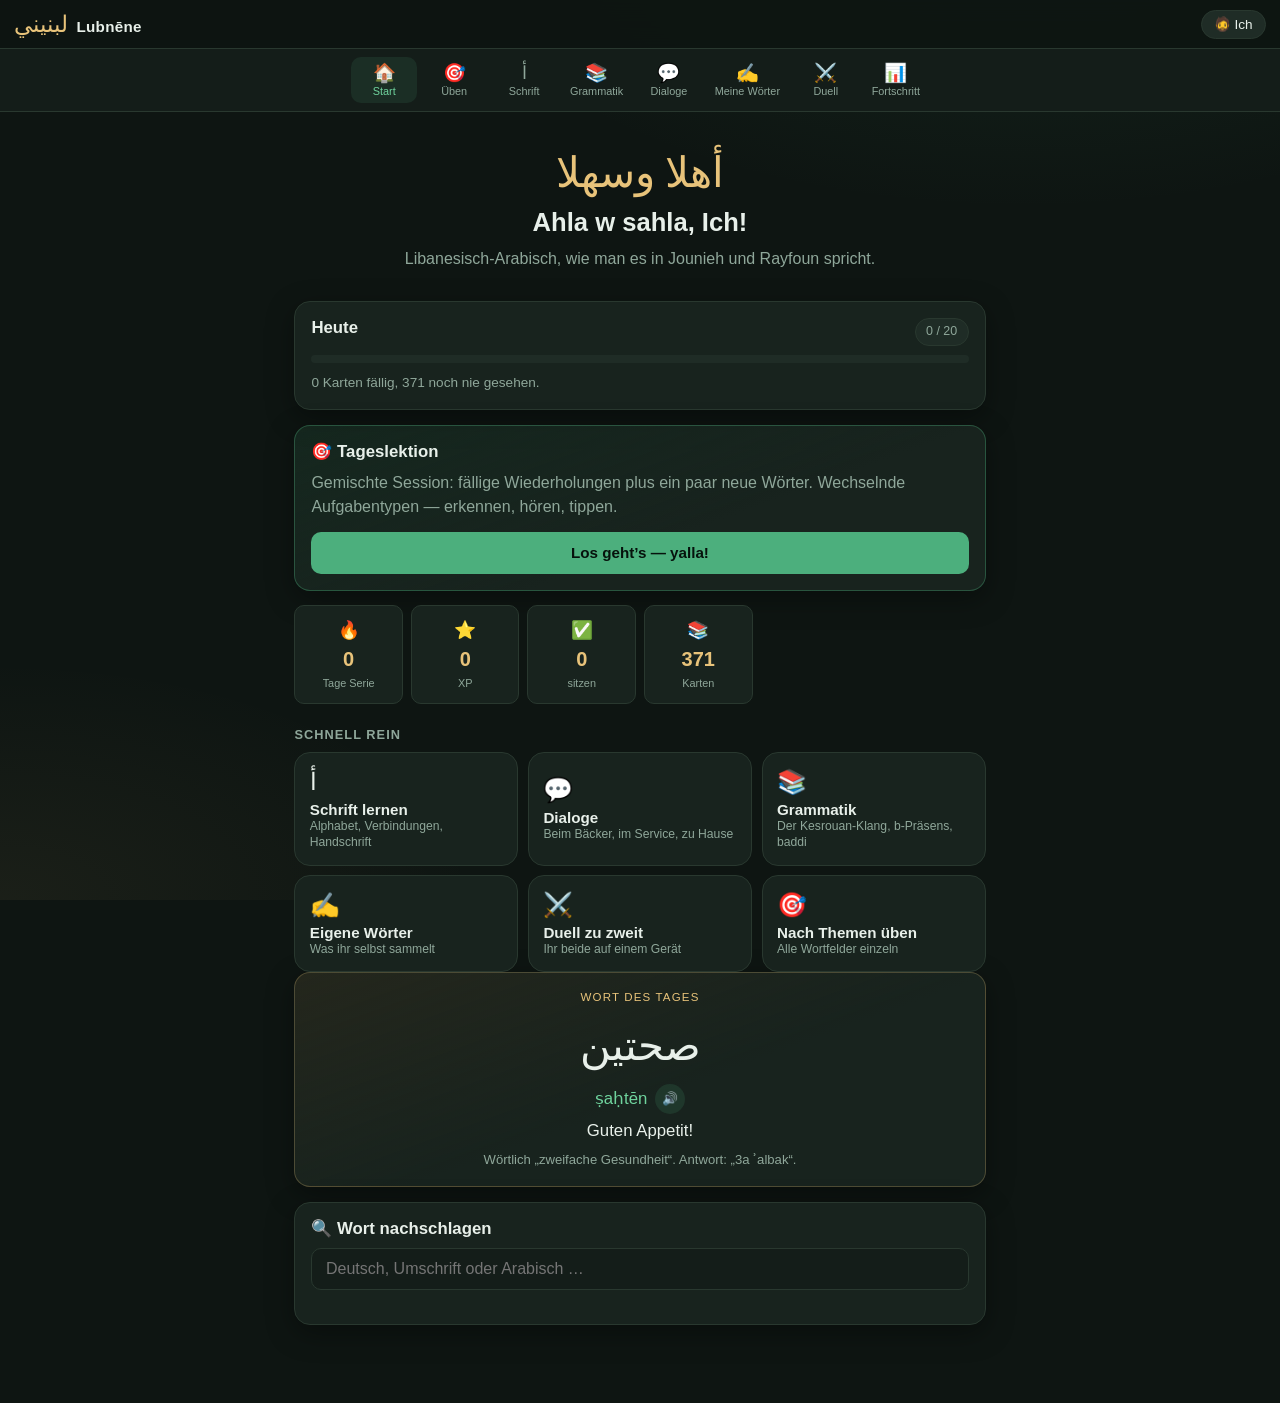
<file: index.html>
<!DOCTYPE html>
<html lang="de">
<head>
<meta charset="utf-8">
<meta name="viewport" content="width=device-width, initial-scale=1, viewport-fit=cover">
<meta name="theme-color" content="#0e1512">
<title>لبنيني · Lubnēne — Libanesisch-Arabisch lernen</title>
<link rel="stylesheet" href="assets/css/app.css">
<link rel="icon" href="data:image/svg+xml,<svg xmlns='http://www.w3.org/2000/svg' viewBox='0 0 100 100'><text y='.9em' font-size='90'>🌲</text></svg>">
</head>
<body>

<header class="topbar">
  <button class="brand" data-nav="#/home">
    <span class="brand-ar">لبنيني</span>
    <span class="brand-de">Lubnēne</span>
  </button>
  <div class="topbar-right">
    <div class="streak" id="topStreak" title="Serie"></div>
    <button class="profile-chip" id="profileChip" title="Profil wechseln"></button>
  </div>
</header>

<nav class="tabbar" id="tabbar">
  <button data-nav="#/home"><span>🏠</span>Start</button>
  <button data-nav="#/learn"><span>🎯</span>Üben</button>
  <button data-nav="#/alphabet"><span>ﺃ</span>Schrift</button>
  <button data-nav="#/grammar"><span>📚</span>Grammatik</button>
  <button data-nav="#/dialogues"><span>💬</span>Dialoge</button>
  <button data-nav="#/mywords"><span>✍️</span>Meine Wörter</button>
  <button data-nav="#/duel"><span>⚔️</span>Duell</button>
  <button data-nav="#/stats"><span>📊</span>Fortschritt</button>
</nav>

<main id="view" class="view"></main>

<div class="modal-backdrop" id="modalBackdrop" hidden>
  <div class="modal" id="modal" role="dialog" aria-modal="true"></div>
</div>

<div class="toast" id="toast" hidden></div>

<!-- Daten -->
<script src="assets/js/data/alphabet.js"></script>
<script src="assets/js/data/vocab-core.js"></script>
<script src="assets/js/data/vocab-plus.js"></script>
<script src="assets/js/data/grammar.js"></script>
<script src="assets/js/data/dialogues.js"></script>
<script src="assets/js/data/verbs.js"></script>

<!-- Kern -->
<script src="assets/js/core/util.js"></script>
<script src="assets/js/core/store.js"></script>
<script src="assets/js/core/srs.js"></script>
<script src="assets/js/core/tts.js"></script>
<script src="assets/js/core/keyboard.js"></script>
<script src="assets/js/core/items.js"></script>

<!-- Ansichten -->
<script src="assets/js/views/home.js"></script>
<script src="assets/js/views/learn.js"></script>
<script src="assets/js/views/drill.js"></script>
<script src="assets/js/views/alphabet.js"></script>
<script src="assets/js/views/grammar.js"></script>
<script src="assets/js/views/dialogues.js"></script>
<script src="assets/js/views/mywords.js"></script>
<script src="assets/js/views/duel.js"></script>
<script src="assets/js/views/stats.js"></script>

<script src="assets/js/app.js"></script>
</body>
</html>
</file>
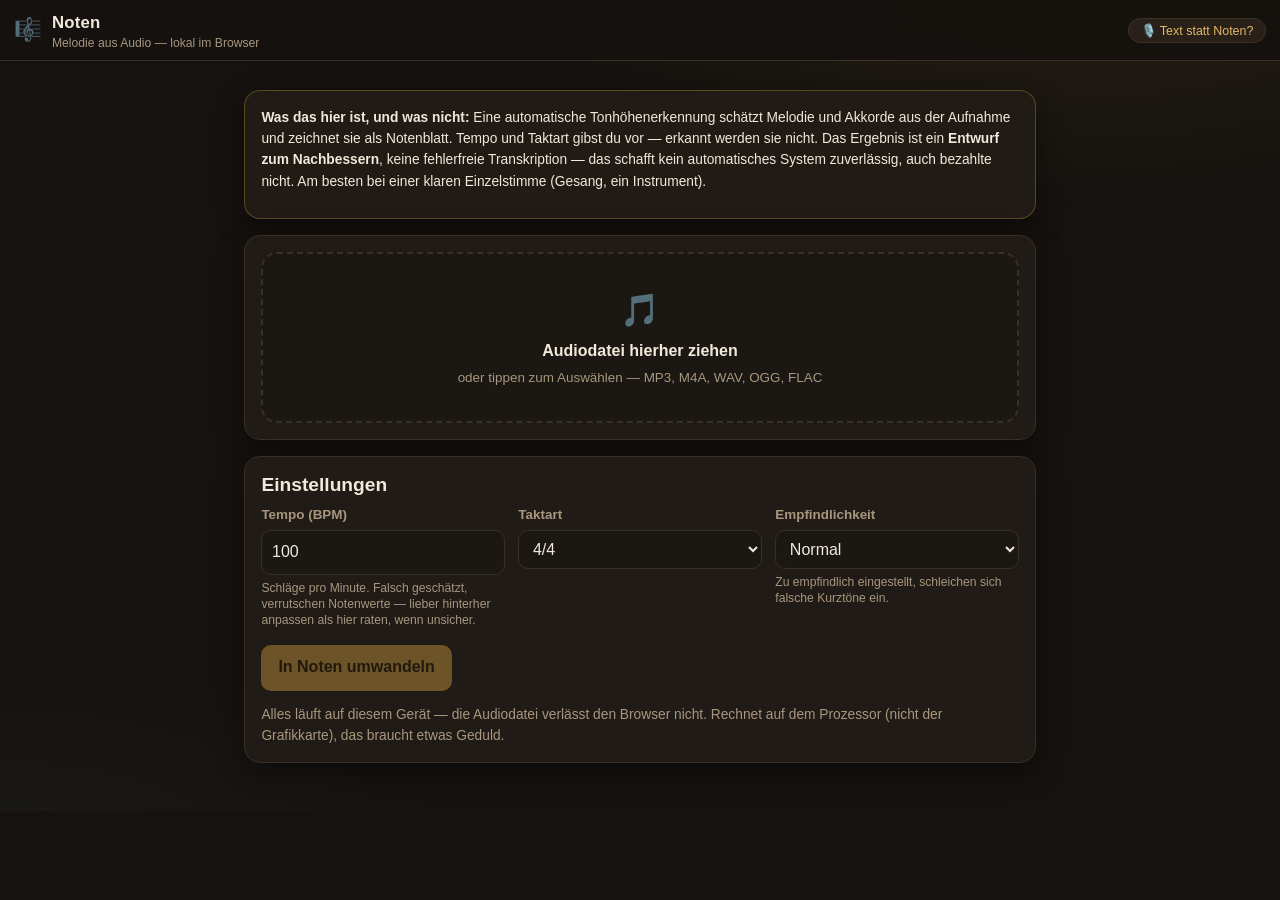
<file: noten/index.html>
<!DOCTYPE html>
<html lang="de">
<head>
<meta charset="utf-8">
<meta name="viewport" content="width=device-width, initial-scale=1, viewport-fit=cover">
<meta name="theme-color" content="#161312">
<title>Noten — Melodie aus Audio</title>
<meta name="description" content="Aus einer Audiodatei automatisch ein Notenblatt erzeugen. Läuft lokal im Browser, ohne Upload.">
<link rel="stylesheet" href="assets/css/app.css">
<link rel="icon" href="data:image/svg+xml,<svg xmlns='http://www.w3.org/2000/svg' viewBox='0 0 100 100'><text y='.9em' font-size='90'>🎼</text></svg>">
</head>
<body>

<header class="topbar">
  <div class="brand">
    <span class="brand-mark">🎼</span>
    <span class="brand-text">
      <strong>Noten</strong>
      <small>Melodie aus Audio — lokal im Browser</small>
    </span>
  </div>
  <div class="topbar-right">
    <a class="badge link" href="../transkript/">🎙️ Text statt Noten?</a>
  </div>
</header>

<main class="view">

  <section class="card warn" id="fileProtoWarn" hidden>
    <h3>Diese Seite braucht einen kleinen Webserver</h3>
    <p class="small">
      Direkt aus dem Dateisystem geöffnet (<code>file://</code>) darf der Browser
      Modelle nicht laden. Im Projektordner kurz einen Server starten:
    </p>
    <pre><code>python3 -m http.server 8000</code></pre>
    <p class="small">… und dann <code>http://localhost:8000/noten/</code> öffnen.</p>
  </section>

  <section class="card note">
    <p class="small">
      <strong>Was das hier ist, und was nicht:</strong> Eine automatische
      Tonhöhenerkennung schätzt Melodie und Akkorde aus der Aufnahme und
      zeichnet sie als Notenblatt. Tempo und Taktart gibst du vor — erkannt
      werden sie nicht. Das Ergebnis ist ein <strong>Entwurf zum
      Nachbessern</strong>, keine fehlerfreie Transkription — das schafft
      kein automatisches System zuverlässig, auch bezahlte nicht. Am besten
      bei einer klaren Einzelstimme (Gesang, ein Instrument).
    </p>
  </section>

  <section class="card">
    <div class="drop" id="drop" tabindex="0" role="button" aria-label="Audiodatei auswählen oder hierher ziehen">
      <div class="drop-icon">🎵</div>
      <div class="drop-main">Audiodatei hierher ziehen</div>
      <div class="drop-sub">oder tippen zum Auswählen — MP3, M4A, WAV, OGG, FLAC</div>
      <input type="file" id="fileInput" accept="audio/*,.mp3,.m4a,.wav,.ogg,.flac,.webm,.mp4" hidden>
    </div>

    <div class="filebar" id="fileBar" hidden>
      <div class="filebar-info">
        <div class="filebar-name" id="fileName"></div>
        <div class="filebar-meta small muted" id="fileMeta"></div>
      </div>
      <button class="btn ghost small" id="fileClear">Entfernen</button>
    </div>

    <audio id="player" controls hidden></audio>
  </section>

  <section class="card">
    <h2>Einstellungen</h2>
    <div class="grid">
      <label class="field">
        <span>Tempo (BPM)</span>
        <input type="number" id="optBpm" min="30" max="300" step="1" value="100">
        <em class="hint">Schläge pro Minute. Falsch geschätzt, verrutschen Notenwerte — lieber hinterher
          anpassen als hier raten, wenn unsicher.</em>
      </label>

      <label class="field">
        <span>Taktart</span>
        <select id="optBeats">
          <option value="2">2/4</option>
          <option value="3">3/4</option>
          <option value="4" selected>4/4</option>
          <option value="6">6/4</option>
        </select>
      </label>

      <label class="field">
        <span>Empfindlichkeit</span>
        <select id="optSensitivity">
          <option value="0.14">Streng — nur klare Töne</option>
          <option value="0.08" selected>Normal</option>
          <option value="0.04">Empfindlich — auch leise Töne</option>
        </select>
        <em class="hint">Zu empfindlich eingestellt, schleichen sich falsche Kurztöne ein.</em>
      </label>
    </div>

    <div class="actions">
      <button class="btn primary" id="btnRun" disabled>In Noten umwandeln</button>
      <button class="btn danger" id="btnCancel" hidden>Abbrechen</button>
    </div>

    <p class="small muted note">
      Alles läuft auf diesem Gerät — die Audiodatei verlässt den Browser nicht.
      Rechnet auf dem Prozessor (nicht der Grafikkarte), das braucht etwas Geduld.
    </p>
  </section>

  <section class="card" id="progressCard" hidden>
    <h2 id="progressTitle">Arbeitet …</h2>
    <div class="bar"><div class="bar-fill" id="progressBar"></div></div>
    <div class="small muted" id="progressText"></div>
  </section>

  <section class="card" id="resultCard" hidden>
    <div class="card-head">
      <h2>Notenblatt</h2>
    </div>
    <div class="result-meta small muted" id="resultMeta"></div>
    <div class="score-scroll"><div id="score"></div></div>
    <div class="actions wrap">
      <button class="btn ghost" id="btnDlSvg">als SVG</button>
      <button class="btn ghost" id="btnDlPng">als PNG</button>
      <button class="btn ghost" id="btnDlXml">als MusicXML</button>
    </div>
    <p class="small muted note">
      MusicXML öffnest du in <a href="https://musescore.org/" target="_blank" rel="noopener">MuseScore</a>
      (kostenlos) oder ähnlichen Programmen weiter — zum Korrigieren, Transponieren oder als MIDI exportieren.
    </p>
  </section>

</main>

<div class="toast" id="toast" hidden></div>

<script type="module" src="assets/js/app.js"></script>
</body>
</html>
</file>
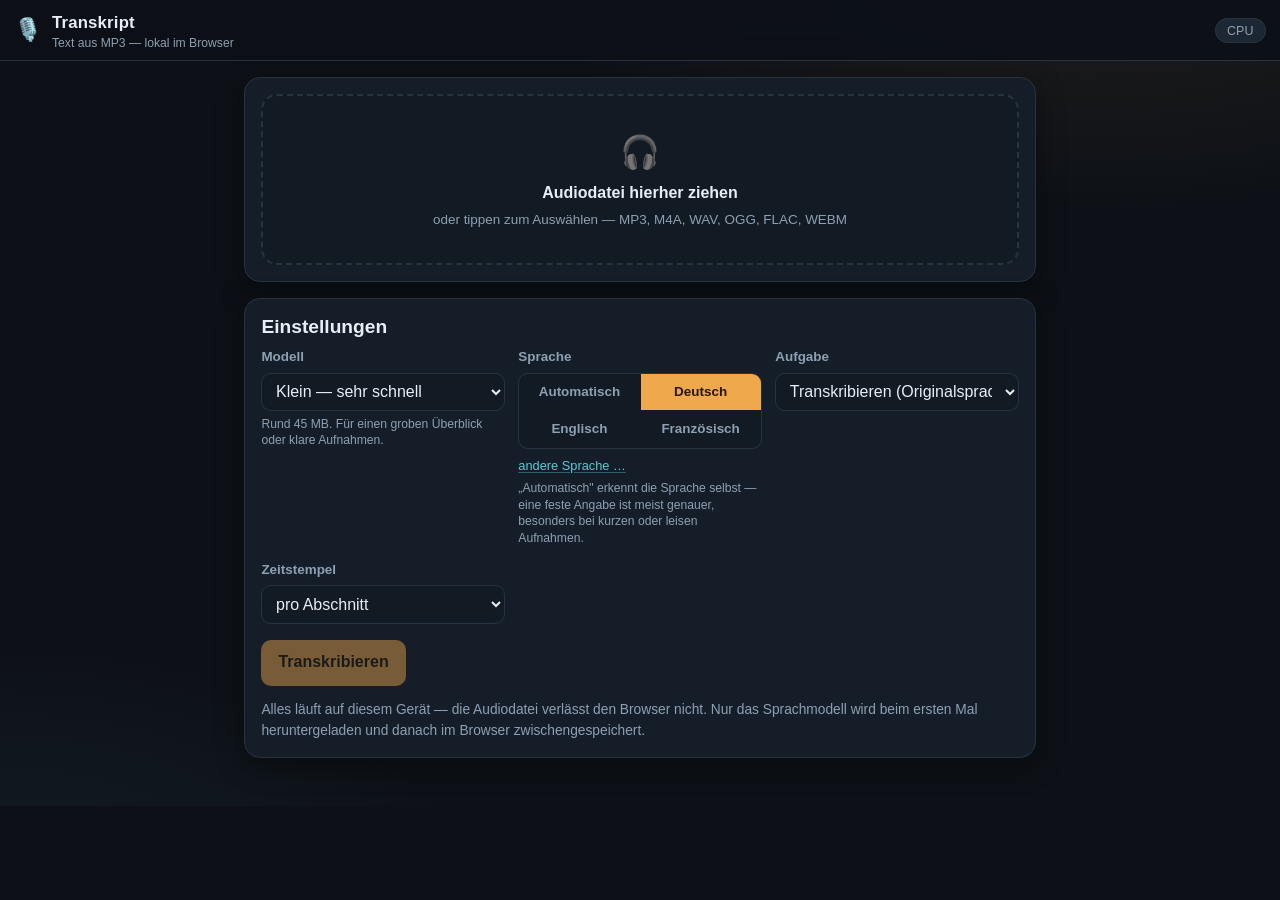
<file: transkript/index.html>
<!DOCTYPE html>
<html lang="de">
<head>
<meta charset="utf-8">
<meta name="viewport" content="width=device-width, initial-scale=1, viewport-fit=cover">
<meta name="theme-color" content="#0d1117">
<title>Transkript — Text aus MP3</title>
<meta name="description" content="MP3 und andere Audiodateien im Browser transkribieren. Läuft lokal auf dem Gerät, ohne Upload.">
<link rel="stylesheet" href="assets/css/app.css">
<link rel="icon" href="data:image/svg+xml,<svg xmlns='http://www.w3.org/2000/svg' viewBox='0 0 100 100'><text y='.9em' font-size='90'>🎙️</text></svg>">
</head>
<body>

<header class="topbar">
  <div class="brand">
    <span class="brand-mark">🎙️</span>
    <span class="brand-text">
      <strong>Transkript</strong>
      <small>Text aus MP3 — lokal im Browser</small>
    </span>
  </div>
  <div class="topbar-right">
    <span class="badge" id="deviceBadge" title="Rechenweg">…</span>
  </div>
</header>

<main class="view">

  <!-- Hinweis, wenn die Seite per Doppelklick geöffnet wurde -->
  <section class="card warn" id="fileProtoWarn" hidden>
    <h3>Diese Seite braucht einen kleinen Webserver</h3>
    <p class="small">
      Direkt aus dem Dateisystem geöffnet (<code>file://</code>) darf der Browser die
      Spracherkennung nicht laden. Starte im Ordner des Projekts kurz einen Server:
    </p>
    <pre><code>python3 -m http.server 8000</code></pre>
    <p class="small">… und öffne dann <code>http://localhost:8000/transkript/</code>.</p>
  </section>

  <!-- 1 · Datei -->
  <section class="card">
    <div class="drop" id="drop" tabindex="0" role="button"
         aria-label="Audiodatei auswählen oder hierher ziehen">
      <div class="drop-icon">🎧</div>
      <div class="drop-main">Audiodatei hierher ziehen</div>
      <div class="drop-sub">oder tippen zum Auswählen — MP3, M4A, WAV, OGG, FLAC, WEBM</div>
      <input type="file" id="fileInput" accept="audio/*,.mp3,.m4a,.wav,.ogg,.flac,.webm,.mp4" hidden>
    </div>

    <div class="filebar" id="fileBar" hidden>
      <div class="filebar-info">
        <div class="filebar-name" id="fileName"></div>
        <div class="filebar-meta small muted" id="fileMeta"></div>
      </div>
      <button class="btn ghost small" id="fileClear">Entfernen</button>
    </div>

    <audio id="player" controls hidden></audio>
  </section>

  <!-- 2 · Einstellungen -->
  <section class="card">
    <h2>Einstellungen</h2>
    <div class="grid">
      <label class="field">
        <span>Modell</span>
        <select id="optModel"></select>
        <em class="hint" id="modelHint"></em>
      </label>

      <div class="field">
        <span>Sprache</span>
        <div class="seg seg-lang" id="langQuick" role="group" aria-label="Sprache auswählen">
          <button type="button" class="seg-btn" data-lang="auto">Automatisch</button>
          <button type="button" class="seg-btn" data-lang="de">Deutsch</button>
          <button type="button" class="seg-btn" data-lang="en">Englisch</button>
          <button type="button" class="seg-btn" data-lang="fr">Französisch</button>
        </div>
        <button type="button" class="link-more" id="langMoreToggle">andere Sprache …</button>
        <select id="optLang" class="lang-more" hidden></select>
        <em class="hint">„Automatisch" erkennt die Sprache selbst — eine feste Angabe ist meist genauer, besonders bei kurzen oder leisen Aufnahmen.</em>
      </div>

      <label class="field">
        <span>Aufgabe</span>
        <select id="optTask">
          <option value="transcribe">Transkribieren (Originalsprache)</option>
          <option value="translate">Ins Englische übersetzen</option>
        </select>
      </label>

      <label class="field">
        <span>Zeitstempel</span>
        <select id="optStamps">
          <option value="segment">pro Abschnitt</option>
          <option value="word">pro Wort</option>
          <option value="off">keine</option>
        </select>
      </label>
    </div>

    <div class="actions">
      <button class="btn primary" id="btnRun" disabled>Transkribieren</button>
      <button class="btn danger" id="btnCancel" hidden>Abbrechen</button>
    </div>

    <p class="small muted note">
      Alles läuft auf diesem Gerät — die Audiodatei verlässt den Browser nicht.
      Nur das Sprachmodell wird beim ersten Mal heruntergeladen und danach im
      Browser zwischengespeichert.
    </p>
  </section>

  <!-- 3 · Fortschritt -->
  <section class="card" id="progressCard" hidden>
    <h2 id="progressTitle">Arbeitet …</h2>
    <div class="bar"><div class="bar-fill" id="progressBar"></div></div>
    <div class="small muted" id="progressText"></div>
    <div class="stream" id="stream" hidden></div>
  </section>

  <!-- 4 · Ergebnis -->
  <section class="card" id="resultCard" hidden>
    <div class="card-head">
      <h2>Transkript</h2>
      <div class="seg" role="group" aria-label="Ansicht">
        <button class="seg-btn is-on" data-view="segments">Abschnitte</button>
        <button class="seg-btn" data-view="text">Fließtext</button>
      </div>
    </div>

    <div class="result-meta small muted" id="resultMeta"></div>

    <div id="segments" class="segments"></div>
    <textarea id="plainText" class="plain" spellcheck="false" hidden></textarea>

    <div class="actions wrap">
      <button class="btn" id="btnCopy">Kopieren</button>
      <button class="btn ghost" data-dl="txt">.txt</button>
      <button class="btn ghost" data-dl="srt">.srt</button>
      <button class="btn ghost" data-dl="vtt">.vtt</button>
      <button class="btn ghost" data-dl="md">.md</button>
      <button class="btn ghost" data-dl="json">.json</button>
    </div>
  </section>

  <!-- 5 · Verlauf -->
  <section class="card" id="historyCard" hidden>
    <div class="card-head">
      <h2>Verlauf</h2>
      <button class="btn ghost small" id="historyClear">Leeren</button>
    </div>
    <div id="historyList" class="history"></div>
    <p class="small muted note">Liegt nur im Speicher dieses Browsers.</p>
  </section>

</main>

<div class="toast" id="toast" hidden></div>

<script type="module" src="assets/js/app.js"></script>
</body>
</html>
</file>
<file: assets/css/app.css>
/* Lubnēne — Farbwelt: Zedernwald, Sandstein, Abendlicht über Jounieh. */

:root {
  --bg:        #0e1512;
  --bg-2:      #141d19;
  --card:      #18231e;
  --card-2:    #1f2c26;
  --line:      #29382f;
  --text:      #e8f0ea;
  --muted:     #8fa79a;
  --accent:    #4caf7d;   /* Zederngrün */
  --accent-2:  #6fd39d;
  --gold:      #e8c37a;   /* Sandstein/Abendlicht */
  --red:       #e06a5c;
  --blue:      #6aa9e0;
  --radius:    16px;
  --radius-sm: 10px;
  --shadow:    0 8px 28px rgba(0,0,0,.35);
  --ar-font:   "Noto Naskh Arabic", "Amiri", "Geeza Pro", "Traditional Arabic", "Segoe UI", serif;
}

* { box-sizing: border-box; }

html, body {
  margin: 0; padding: 0;
  background: var(--bg);
  color: var(--text);
  font-family: -apple-system, BlinkMacSystemFont, "Segoe UI", Roboto, "Helvetica Neue", Arial, sans-serif;
  font-size: 16px;
  line-height: 1.55;
  -webkit-text-size-adjust: 100%;
}

body {
  padding-bottom: env(safe-area-inset-bottom);
  background-image:
    radial-gradient(1000px 500px at 80% -10%, rgba(76,175,125,.10), transparent 60%),
    radial-gradient(800px 400px at 0% 100%, rgba(232,195,122,.06), transparent 60%);
  background-attachment: fixed;
}

h1, h2, h3, h4 { margin: 0 0 .5rem; line-height: 1.25; font-weight: 650; }
h1 { font-size: 1.6rem; }
h2 { font-size: 1.35rem; }
h3 { font-size: 1.05rem; }
p  { margin: 0 0 .6rem; }
.muted { color: var(--muted); }
.small { font-size: .85rem; }

[lang="ar"], .q-arabic, .we-ar, .lc-ar { font-family: var(--ar-font); }

/* ---------- Kopf & Navigation ---------- */

.topbar {
  position: sticky; top: 0; z-index: 40;
  display: flex; align-items: center; justify-content: space-between;
  gap: .75rem;
  padding: .6rem .9rem;
  padding-top: calc(.6rem + env(safe-area-inset-top));
  background: rgba(14,21,18,.92);
  backdrop-filter: blur(12px);
  border-bottom: 1px solid var(--line);
}

.brand {
  display: flex; align-items: baseline; gap: .5rem;
  background: none; border: 0; color: var(--text); cursor: pointer; padding: 0;
}
.brand-ar { font-family: var(--ar-font); font-size: 1.45rem; color: var(--gold); }
.brand-de { font-size: .95rem; font-weight: 600; letter-spacing: .02em; }

.topbar-right { display: flex; align-items: center; gap: .6rem; }
.streak { color: var(--gold); font-weight: 700; font-size: .9rem; white-space: nowrap; }

.profile-chip {
  background: var(--card-2); border: 1px solid var(--line); color: var(--text);
  border-radius: 999px; padding: .35rem .75rem; font-size: .85rem;
  cursor: pointer; max-width: 46vw; overflow: hidden;
  text-overflow: ellipsis; white-space: nowrap;
}
.profile-chip:hover { border-color: var(--accent); }

.tabbar {
  position: sticky; top: 0; z-index: 30;
  display: flex; gap: .25rem; overflow-x: auto;
  padding: .5rem .6rem;
  background: var(--bg-2);
  border-bottom: 1px solid var(--line);
  scrollbar-width: none;
}
.tabbar::-webkit-scrollbar { display: none; }
.tabbar button {
  flex: 0 0 auto;
  display: flex; flex-direction: column; align-items: center; gap: .15rem;
  min-width: 66px; padding: .4rem .55rem;
  background: none; border: 0; border-radius: var(--radius-sm);
  color: var(--muted); font-size: .68rem; cursor: pointer;
  transition: background .15s, color .15s;
}
.tabbar button span { font-size: 1.15rem; line-height: 1; }
.tabbar button:hover { color: var(--text); background: rgba(255,255,255,.04); }
.tabbar button.is-active { color: var(--accent-2); background: rgba(76,175,125,.12); }

.view {
  max-width: 720px; margin: 0 auto;
  padding: 1rem .9rem 4rem;
}

/* ---------- Bausteine ---------- */

.card {
  background: var(--card);
  border: 1px solid var(--line);
  border-radius: var(--radius);
  padding: 1rem;
  margin-bottom: .9rem;
  box-shadow: var(--shadow);
}

.page-head { margin-bottom: 1rem; }
.section-title { margin: 1.4rem 0 .6rem; color: var(--muted); font-size: .8rem;
  text-transform: uppercase; letter-spacing: .08em; }

.row-between { display: flex; align-items: center; justify-content: space-between; }
.row-actions { display: flex; flex-wrap: wrap; gap: .5rem; }
.row-actions .btn { flex: 1 1 auto; }

.btn {
  display: inline-flex; align-items: center; justify-content: center; gap: .4rem;
  padding: .7rem 1.1rem;
  border-radius: var(--radius-sm); border: 1px solid transparent;
  font-size: .95rem; font-weight: 600; font-family: inherit;
  cursor: pointer; transition: transform .1s, background .15s, border-color .15s;
}
.btn:active { transform: scale(.98); }
.btn-primary { background: var(--accent); color: #06120c; }
.btn-primary:hover { background: var(--accent-2); }
.btn-ghost { background: var(--card-2); color: var(--text); border-color: var(--line); }
.btn-ghost:hover { border-color: var(--accent); }
.btn-danger { background: transparent; color: var(--red); border-color: rgba(224,106,92,.4); }
.btn-danger:hover { background: rgba(224,106,92,.12); }
.btn-block { display: flex; width: 100%; margin-top: .75rem; }
.btn-sm { padding: .45rem .8rem; font-size: .85rem; }

.btn-icon {
  background: none; border: 0; color: var(--muted);
  font-size: 1rem; cursor: pointer; padding: .3rem .45rem;
  border-radius: 8px; line-height: 1;
}
.btn-icon:hover { color: var(--text); background: rgba(255,255,255,.06); }

.btn-back {
  background: none; border: 0; color: var(--muted); cursor: pointer;
  padding: 0 0 .5rem; font-size: .9rem; font-family: inherit;
}
.btn-back:hover { color: var(--accent-2); }

.btn-speak {
  background: rgba(76,175,125,.14); border: 0; color: var(--accent-2);
  border-radius: 999px; width: 30px; height: 30px; min-width: 30px;
  cursor: pointer; font-size: .8rem; line-height: 1;
  display: inline-flex; align-items: center; justify-content: center;
}
.btn-speak:hover { background: rgba(76,175,125,.3); }

.pill {
  background: var(--card-2); border: 1px solid var(--line);
  border-radius: 999px; padding: .2rem .65rem; font-size: .78rem; color: var(--muted);
}
.pill-type { color: var(--gold); border-color: rgba(232,195,122,.3); }

.chip-row { display: flex; flex-wrap: wrap; gap: .4rem; margin-bottom: .9rem; }
.chip {
  background: var(--card-2); border: 1px solid var(--line);
  border-radius: 999px; padding: .25rem .7rem; font-size: .78rem; color: var(--muted);
}

.bar {
  position: relative; height: 8px; border-radius: 999px;
  background: var(--card-2); overflow: hidden; margin: .5rem 0;
}
.bar-fill {
  height: 100%; border-radius: 999px;
  background: linear-gradient(90deg, var(--accent), var(--accent-2));
  transition: width .4s ease;
}
.bar-label {
  position: absolute; right: 0; top: -1.35rem;
  font-size: .75rem; color: var(--muted);
}

.input {
  width: 100%; padding: .7rem .85rem; margin-bottom: .6rem;
  background: var(--bg-2); border: 1px solid var(--line); border-radius: var(--radius-sm);
  color: var(--text); font-size: 1rem; font-family: inherit;
}
.input:focus { outline: none; border-color: var(--accent); }
.input-lg { font-size: 1.2rem; text-align: center; padding: .9rem; }
.input-ar { font-family: var(--ar-font); font-size: 1.4rem; text-align: right; }
.input.is-right { border-color: var(--accent); background: rgba(76,175,125,.1); }
.input.is-wrong { border-color: var(--red); background: rgba(224,106,92,.1); }

.field { margin-bottom: .9rem; }
.field label { display: block; font-size: .82rem; color: var(--muted); margin-bottom: .3rem; }

.seg { display: flex; gap: .35rem; flex-wrap: wrap; }
.seg-btn {
  flex: 1 1 auto; padding: .5rem .7rem;
  background: var(--bg-2); border: 1px solid var(--line); border-radius: var(--radius-sm);
  color: var(--muted); font-size: .85rem; font-family: inherit; cursor: pointer;
}
.seg-btn.is-on { background: rgba(76,175,125,.16); border-color: var(--accent); color: var(--accent-2); }

.switch-row {
  display: flex; align-items: center; gap: .6rem;
  padding: .5rem 0; cursor: pointer; font-size: .92rem;
}
.switch-row input { width: 18px; height: 18px; accent-color: var(--accent); }

.note-card {
  background: rgba(232,195,122,.08);
  border: 1px solid rgba(232,195,122,.25);
  border-radius: var(--radius-sm);
  padding: .8rem 1rem; font-size: .9rem; color: #f0dfc0;
}
.note-inline { font-size: .85rem; color: var(--muted); margin: .5rem 0 .8rem; }

.empty { text-align: center; padding: 2rem 1rem; }

/* ---------- Startseite ---------- */

.hero { text-align: center; padding: 1rem 0 1.2rem; }
.hero-ar { font-family: var(--ar-font); font-size: 2.6rem; color: var(--gold); line-height: 1.4; }
.hero h1 { margin-top: .3rem; }

.card-goal .goal-meta { font-size: .85rem; margin-top: .6rem; }
.card-cta { border-color: rgba(76,175,125,.35); background:
  linear-gradient(160deg, rgba(76,175,125,.12), var(--card) 60%); }

.kpi-grid {
  display: grid; grid-template-columns: repeat(4, 1fr); gap: .5rem; margin-bottom: .9rem;
}
.kpi {
  background: var(--card); border: 1px solid var(--line); border-radius: var(--radius-sm);
  padding: .7rem .4rem; text-align: center;
}
.kpi-icon { font-size: 1.1rem; }
.kpi-val { font-size: 1.25rem; font-weight: 700; color: var(--gold); }
.kpi-lab { font-size: .68rem; color: var(--muted); }

.quick-grid { display: grid; grid-template-columns: repeat(2, 1fr); gap: .6rem; }
.quick {
  text-align: left; background: var(--card); border: 1px solid var(--line);
  border-radius: var(--radius); padding: .9rem; cursor: pointer; color: var(--text);
  font-family: inherit; transition: border-color .15s, transform .1s;
}
.quick:hover { border-color: var(--accent); }
.quick:active { transform: scale(.99); }
.quick-icon { font-size: 1.5rem; margin-bottom: .3rem; font-family: var(--ar-font); }
.quick-title { font-weight: 650; font-size: .95rem; }
.quick-sub { font-size: .76rem; color: var(--muted); line-height: 1.35; }

.card-wotd { text-align: center; background:
  linear-gradient(160deg, rgba(232,195,122,.10), var(--card) 55%); border-color: rgba(232,195,122,.25); }
.wotd-label { font-size: .72rem; text-transform: uppercase; letter-spacing: .1em; color: var(--gold); }
.wotd-ar { font-family: var(--ar-font); font-size: 2.6rem; margin: .4rem 0; }
.wotd-tr { display: flex; align-items: center; justify-content: center; gap: .5rem;
  color: var(--accent-2); font-size: 1.05rem; }
.wotd-de { font-size: 1.05rem; margin-top: .2rem; }
.wotd-note { font-size: .82rem; margin-top: .4rem; }
.wotd-ex { margin-top: .8rem; padding-top: .8rem; border-top: 1px solid var(--line); }

.search-results { margin-top: .5rem; }
.word-row {
  display: flex; align-items: center; gap: .7rem;
  padding: .55rem 0; border-bottom: 1px solid var(--line);
}
.word-row:last-child { border-bottom: 0; }
.wr-ar { font-family: var(--ar-font); font-size: 1.35rem; min-width: 90px; }
.wr-mid { flex: 1; min-width: 0; }
.wr-tr { color: var(--accent-2); font-size: .9rem; }
.wr-de { font-size: .9rem; }

/* ---------- Wortfelder ---------- */

.deck-grid { display: grid; gap: .6rem; }
.deck {
  display: flex; gap: .8rem; align-items: flex-start; text-align: left;
  background: var(--card); border: 1px solid var(--line); border-radius: var(--radius);
  padding: .9rem; cursor: pointer; color: var(--text); font-family: inherit;
  transition: border-color .15s;
}
.deck:hover { border-color: var(--accent); }
.deck-icon { font-size: 1.7rem; line-height: 1; }
.deck-body { flex: 1; min-width: 0; }
.deck-title { font-weight: 650; }
.deck-sub { font-size: .8rem; color: var(--muted); }
.deck-meta { font-size: .74rem; }

.word-list { padding: .3rem 1rem; }
.we { border-bottom: 1px solid var(--line); padding: .65rem 0; }
.we:last-child { border-bottom: 0; }
.we-main { display: flex; align-items: center; gap: .7rem; }
.we-ar { font-family: var(--ar-font); font-size: 1.45rem; min-width: 92px; }
.we-info { flex: 1; min-width: 0; }
.we-tr { color: var(--accent-2); font-size: .9rem; }
.we-az { color: var(--muted); font-size: .82rem; }
.we-de { font-size: .92rem; }
.we-right { display: flex; align-items: center; gap: .3rem; }
.we-note { font-size: .8rem; color: var(--gold); margin-top: .35rem; }
.we-det { padding: .6rem 0 .2rem; }
.we-ex { margin-top: .5rem; padding: .6rem; background: var(--bg-2); border-radius: var(--radius-sm); }

.tag {
  font-size: .66rem; padding: .15rem .5rem; border-radius: 999px;
  background: var(--card-2); color: var(--muted); white-space: nowrap;
}
.tag-sitzt { background: rgba(76,175,125,.18); color: var(--accent-2); }
.tag-stabil { background: rgba(106,169,224,.16); color: var(--blue); }
.tag-am-lernen { background: rgba(232,195,122,.16); color: var(--gold); }
.tag-neu { background: var(--card-2); color: var(--muted); }

.ex-ar { font-family: var(--ar-font); font-size: 1.2rem; }
.ex-tr { color: var(--accent-2); font-size: .86rem; }
.ex-de { font-size: .86rem; }
.ex-row { padding: .6rem 0; border-bottom: 1px solid var(--line); }
.ex-row:last-child { border-bottom: 0; }

/* ---------- Übung ---------- */

.drill-head { display: flex; align-items: center; gap: .7rem; margin-bottom: 1rem; }
.drill-progress { flex: 1; }
.drill-progress .bar-label { top: -1.2rem; }

.drill-card { text-align: center; padding: 1.4rem 1rem; }
.q-label { font-size: .8rem; color: var(--muted); text-transform: uppercase; letter-spacing: .07em; }
.q-arabic { font-family: var(--ar-font); font-size: 2.8rem; margin: .7rem 0 .3rem; line-height: 1.5; }
.q-german { font-size: 1.5rem; font-weight: 600; margin: .8rem 0; }
.q-sub { display: flex; align-items: center; justify-content: center; gap: .5rem;
  color: var(--accent-2); font-size: 1rem; margin-bottom: .5rem; }
.q-azi { font-size: .85rem; }
.q-hint { font-size: .82rem; margin-bottom: .7rem; }
.q-note { font-size: .84rem; color: var(--gold); margin-top: .5rem; }

.listen-btn {
  width: 92px; height: 92px; border-radius: 50%; margin: 1.2rem auto; display: block;
  background: rgba(76,175,125,.16); border: 2px solid var(--accent);
  color: var(--accent-2); font-size: 2.2rem; cursor: pointer;
}
.listen-btn:hover { background: rgba(76,175,125,.3); }

.options { display: grid; gap: .5rem; margin-top: 1rem; }
.option {
  padding: .85rem 1rem; border-radius: var(--radius-sm);
  background: var(--card-2); border: 1px solid var(--line); color: var(--text);
  font-size: 1rem; font-family: inherit; cursor: pointer; text-align: center;
  transition: border-color .15s, background .15s;
}
.option:hover { border-color: var(--accent); }
.option-ar { font-family: var(--ar-font); font-size: 1.5rem; }
.option.is-right { background: rgba(76,175,125,.2); border-color: var(--accent); }
.option.is-wrong { background: rgba(224,106,92,.18); border-color: var(--red); }

.solution { margin-top: .8rem; font-size: 1.2rem; color: var(--accent-2); }
.solution-sub { font-size: .88rem; color: var(--muted); }

.feedback {
  margin-top: 1rem; padding: .9rem; border-radius: var(--radius-sm); text-align: center;
}
.fb-ok { background: rgba(76,175,125,.12); border: 1px solid rgba(76,175,125,.35); }
.fb-no { background: rgba(224,106,92,.10); border: 1px solid rgba(224,106,92,.3); }
.fb-title { font-weight: 700; margin-bottom: .4rem; }
.fb-word { display: flex; align-items: center; justify-content: center; gap: .6rem; flex-wrap: wrap; }
.fb-ar { font-family: var(--ar-font); font-size: 1.6rem; }
.fb-tr { color: var(--accent-2); }
.fb-de { font-size: 1rem; margin-top: .2rem; }
.fb-note { font-size: .82rem; color: var(--gold); margin-top: .4rem; }

.flash-back { margin: .8rem 0; }
.grade-row { display: grid; grid-template-columns: repeat(4, 1fr); gap: .4rem; margin-top: 1rem; }
.btn-grade {
  padding: .7rem .3rem; border-radius: var(--radius-sm); border: 1px solid var(--line);
  background: var(--card-2); color: var(--text); font-size: .82rem; font-family: inherit; cursor: pointer;
}
.g-again:hover { border-color: var(--red); color: var(--red); }
.g-hard:hover  { border-color: var(--gold); color: var(--gold); }
.g-good:hover  { border-color: var(--accent); color: var(--accent-2); }
.g-easy:hover  { border-color: var(--blue); color: var(--blue); }

.summary { text-align: center; padding: 2rem 1rem; }
.summary-emoji { font-size: 3rem; }
.summary-stats { display: grid; grid-template-columns: repeat(4, 1fr); gap: .5rem; margin: 1.2rem 0; }
.stat-val { font-size: 1.4rem; font-weight: 700; color: var(--gold); }
.stat-lab { font-size: .72rem; color: var(--muted); }
.summary-actions { display: flex; flex-wrap: wrap; gap: .5rem; justify-content: center; }

/* ---------- Schrift ---------- */

.letter-grid { display: grid; grid-template-columns: repeat(4, 1fr); gap: .5rem; }
.letter-cell {
  background: var(--card); border: 1px solid var(--line); border-radius: var(--radius-sm);
  padding: .7rem .3rem; text-align: center; cursor: pointer; color: var(--text); font-family: inherit;
  transition: border-color .15s, transform .1s;
}
.letter-cell:hover { border-color: var(--accent); transform: translateY(-2px); }
.lc-ar { font-family: var(--ar-font); font-size: 2rem; line-height: 1.3; color: var(--gold); }
.lc-name { font-size: .72rem; font-weight: 600; }
.lc-tr { font-size: .68rem; color: var(--muted); }

.letter-hero { text-align: center; }
.lh-ar { font-family: var(--ar-font); font-size: 5rem; color: var(--gold); line-height: 1.2; }
.lh-tr { color: var(--accent-2); }
.lh-sound { margin-top: .6rem; font-size: .95rem; }
.lh-de { margin-top: .5rem; font-size: .9rem; color: var(--gold); }

.forms-grid { display: grid; grid-template-columns: repeat(4, 1fr); gap: .5rem; margin-bottom: .9rem; }
.form-cell {
  background: var(--card); border: 1px solid var(--line); border-radius: var(--radius-sm);
  padding: .6rem .3rem; text-align: center;
}
.fc-label { font-size: .68rem; color: var(--muted); }
.fc-ar { font-family: var(--ar-font); font-size: 2.2rem; color: var(--text); line-height: 1.4; }

.special-row { display: flex; gap: .8rem; align-items: flex-start; padding: .6rem 0;
  border-bottom: 1px solid var(--line); }
.special-row:last-child { border-bottom: 0; }
.sp-ar { font-family: var(--ar-font); font-size: 1.9rem; color: var(--gold); min-width: 60px; text-align: center; }
.sp-name { font-weight: 600; font-size: .92rem; }
.sp-info { font-size: .84rem; }

.azi-grid { display: grid; grid-template-columns: repeat(2, 1fr); gap: .5rem; margin-top: .5rem; }
.azi-cell { background: var(--bg-2); border-radius: var(--radius-sm); padding: .6rem; text-align: center; }
.azi-n { font-size: 1.5rem; font-weight: 700; color: var(--gold); }
.azi-ar { font-family: var(--ar-font); font-size: 1.3rem; }
.azi-info { font-size: .72rem; }

.ex-big { text-align: center; }
.ex-big-ar { font-family: var(--ar-font); font-size: 2.2rem; }
.ex-big-tr { color: var(--accent-2); }

.writer { text-align: center; }
.writer-canvas {
  width: 100%; max-width: 320px; height: auto; aspect-ratio: 1;
  background: var(--bg-2); border: 1px solid var(--line); border-radius: var(--radius-sm);
  touch-action: none; cursor: crosshair; display: block; margin: .5rem auto;
}
.writer-label { font-weight: 600; margin: .5rem 0; }
.writer-controls { display: flex; flex-wrap: wrap; gap: .4rem; justify-content: center; }

/* ---------- Grammatik ---------- */

.gram-list { display: grid; gap: .4rem; }
.gram-item {
  display: flex; align-items: center; justify-content: space-between; gap: .8rem;
  background: var(--card); border: 1px solid var(--line); border-radius: var(--radius-sm);
  padding: .8rem .9rem; text-align: left; cursor: pointer; color: var(--text); font-family: inherit;
}
.gram-item:hover { border-color: var(--accent); }
.gi-title { font-weight: 600; font-size: .95rem; }
.gi-intro { font-size: .78rem; color: var(--muted); }
.gi-right { color: var(--accent-2); font-size: 1.1rem; }

.lesson-intro { font-size: .95rem; color: var(--muted); }

.table-wrap { overflow-x: auto; padding: .6rem; }
.gtable { width: 100%; border-collapse: collapse; font-size: .88rem; min-width: 380px; }
.gtable th {
  text-align: left; padding: .5rem .6rem; color: var(--muted);
  font-size: .74rem; text-transform: uppercase; letter-spacing: .05em;
  border-bottom: 1px solid var(--line); white-space: nowrap;
}
.gtable td { padding: .5rem .6rem; border-bottom: 1px solid rgba(41,56,47,.6); vertical-align: top; }
.gtable tr:last-child td { border-bottom: 0; }
.cell-mixed { font-family: var(--ar-font); font-size: 1.05rem; }
.gtable-sm { min-width: 0; }
.conj { margin-bottom: 1rem; }
.conj h4 { font-size: .8rem; color: var(--muted); text-transform: uppercase; letter-spacing: .06em; }
.conj-pron { width: 42%; font-size: .85rem; }
.conj-form { font-family: var(--ar-font); font-size: 1.05rem; }
.imp-row { font-family: var(--ar-font); font-size: 1rem; padding: .5rem 0; }
.imp-row strong { font-family: inherit; font-size: .85rem; }

.quiz .quiz-q { font-weight: 600; margin-bottom: .7rem; }
.quiz .option { margin-bottom: .4rem; }
.quiz-fb { margin-top: .6rem; padding: .6rem; border-radius: var(--radius-sm); font-size: .9rem; }

.verb-card { padding: 0; overflow: hidden; }
.verb-head {
  width: 100%; display: flex; align-items: center; justify-content: space-between;
  padding: .9rem 1rem; background: none; border: 0; color: var(--text);
  cursor: pointer; font-family: inherit; text-align: left;
}
.vh-left { display: flex; align-items: center; gap: .8rem; }
.vh-ar { font-family: var(--ar-font); font-size: 1.6rem; color: var(--gold); }
.vh-de { font-weight: 600; }
.vh-tr { font-size: .82rem; }
.vh-toggle { color: var(--muted); }
.verb-body { padding: 0 1rem 1rem; }

/* ---------- Dialoge ---------- */

.dlg-grid { display: grid; gap: .6rem; }
.dlg-card {
  display: flex; gap: .8rem; align-items: center; text-align: left;
  background: var(--card); border: 1px solid var(--line); border-radius: var(--radius);
  padding: .9rem; cursor: pointer; color: var(--text); font-family: inherit;
}
.dlg-card:hover { border-color: var(--accent); }
.dlg-icon { font-size: 1.8rem; }
.dlg-body { flex: 1; min-width: 0; }
.dlg-title { font-weight: 650; }
.dlg-scene { font-size: .8rem; color: var(--muted); }
.dlg-meta { font-size: .74rem; }
.dlg-done { color: var(--accent-2); font-size: 1.2rem; }

.dlg-lines { padding: .8rem; }
.dl { margin-bottom: .9rem; }
.dl-who { font-size: .72rem; color: var(--muted); margin-bottom: .2rem; }
.dl-bubble {
  background: var(--card-2); border-radius: var(--radius-sm);
  padding: .7rem .85rem; border: 1px solid var(--line);
}
.dl-me .dl-bubble { background: rgba(76,175,125,.10); border-color: rgba(76,175,125,.28); }
.dl-me .dl-who { text-align: right; color: var(--accent-2); }
.dl-ar { font-family: var(--ar-font); font-size: 1.4rem; line-height: 1.7;
  display: flex; align-items: center; gap: .5rem; justify-content: flex-end; }
.dl-tr { color: var(--accent-2); font-size: .88rem; }
.dl-de { font-size: .88rem; }
.dl-hidden {
  width: 100%; padding: .8rem; background: rgba(232,195,122,.08);
  border: 1px dashed rgba(232,195,122,.4); border-radius: var(--radius-sm);
  color: var(--gold); font-size: .85rem; cursor: pointer; font-family: inherit;
}

/* ---------- Duell ---------- */

.duel-players { display: flex; align-items: center; justify-content: space-around; margin: .8rem 0; }
.duel-player { text-align: center; }
.dp-avatar { font-size: 2.2rem; }
.dp-name { font-size: .88rem; font-weight: 600; }
.duel-vs { color: var(--gold); font-weight: 700; font-size: 1.1rem; }

.duel-bar { display: flex; align-items: center; justify-content: space-between; gap: .5rem; margin-bottom: .8rem; }
.duel-score {
  flex: 1; text-align: center; padding: .5rem .3rem;
  background: var(--card); border: 1px solid var(--line); border-radius: var(--radius-sm);
}
.duel-score.is-turn { border-color: var(--accent); background: rgba(76,175,125,.12); }
.ds-avatar { font-size: 1.3rem; }
.ds-name { font-size: .74rem; color: var(--muted); }
.ds-pts { font-size: 1.2rem; font-weight: 700; color: var(--gold); }
.duel-round { font-size: .8rem; color: var(--muted); white-space: nowrap; }
.duel-turn { font-weight: 650; color: var(--accent-2); margin-bottom: .6rem; }

.duel-final { display: flex; align-items: center; justify-content: center; gap: 1.4rem; margin: 1.2rem 0; }
.df-avatar { font-size: 2rem; }
.df-name { font-size: .82rem; color: var(--muted); }
.df-score { font-size: 2rem; font-weight: 700; color: var(--gold); }
.df-vs { color: var(--muted); font-size: 1.4rem; }

/* ---------- Fortschritt ---------- */

.heatmap { display: flex; gap: 3px; overflow-x: auto; padding: .4rem 0; }
.heat-col { display: flex; flex-direction: column; gap: 3px; }
.heat-cell { width: 13px; height: 13px; border-radius: 3px; background: var(--card-2); flex: 0 0 auto; }
.heat-1 { background: rgba(76,175,125,.28); }
.heat-2 { background: rgba(76,175,125,.5); }
.heat-3 { background: rgba(76,175,125,.72); }
.heat-4 { background: var(--accent-2); }
.heat-legend { display: flex; align-items: center; gap: .3rem; font-size: .72rem; margin-top: .5rem; }

.deck-stat { padding: .5rem 0; cursor: pointer; }
.dstat-head { display: flex; justify-content: space-between; font-size: .88rem; }

.weak-row {
  display: flex; align-items: center; gap: .7rem;
  padding: .45rem 0; border-bottom: 1px solid var(--line);
}
.weak-row:last-of-type { border-bottom: 0; }
.wr-lapse { color: var(--red); font-size: .8rem; margin-left: auto; }

/* ---------- Tastatur ---------- */

.kb { margin: .6rem 0; }
.kb-row { display: flex; gap: .25rem; justify-content: center; margin-bottom: .25rem; }
.kb-key {
  flex: 1 1 auto; min-width: 0; padding: .55rem .1rem;
  background: var(--card-2); border: 1px solid var(--line); border-radius: 8px;
  color: var(--text); font-family: var(--ar-font); font-size: 1.15rem;
  cursor: pointer; line-height: 1.2;
}
.kb-key:hover { background: var(--accent); color: #06120c; }
.kb-key:active { transform: scale(.94); }
.kb-wide { font-family: inherit; font-size: .82rem; }
.kb-wrap { margin-top: .3rem; }
.kb-box { margin-top: .5rem; }

/* ---------- Modal & Toast ---------- */

.modal-backdrop {
  position: fixed; inset: 0; z-index: 100;
  background: rgba(0,0,0,.65); backdrop-filter: blur(4px);
  display: flex; align-items: center; justify-content: center; padding: 1rem;
  overflow-y: auto;
}
/* muss display:flex schlagen, sonst liegt das Overlay unsichtbar über allem */
.modal-backdrop[hidden] { display: none; }
.modal {
  background: var(--card); border: 1px solid var(--line); border-radius: var(--radius);
  padding: 1.2rem; max-width: 460px; width: 100%; max-height: 90vh; overflow-y: auto;
  box-shadow: var(--shadow);
}
.modal-actions { display: flex; gap: .5rem; justify-content: flex-end; margin-top: 1rem; flex-wrap: wrap; }

.profile-menu { display: grid; gap: .4rem; }
.pm-row {
  display: flex; align-items: center; gap: .4rem;
  border: 1px solid var(--line); border-radius: var(--radius-sm); padding: .3rem;
}
.pm-row.is-active { border-color: var(--accent); background: rgba(76,175,125,.08); }
.pm-pick {
  flex: 1; display: flex; align-items: center; gap: .6rem;
  background: none; border: 0; color: var(--text); cursor: pointer;
  padding: .45rem; text-align: left; font-family: inherit;
}
.pm-avatar { font-size: 1.5rem; }
.pm-name { font-weight: 600; }
.pm-meta { font-size: .76rem; margin-left: auto; }
.pm-check { color: var(--accent-2); }

.ava-row { display: flex; flex-wrap: wrap; gap: .35rem; margin-bottom: .6rem; }
.ava {
  width: 40px; height: 40px; border-radius: 10px; font-size: 1.3rem;
  background: var(--card-2); border: 1px solid var(--line); cursor: pointer;
}
.ava.is-on { border-color: var(--accent); background: rgba(76,175,125,.16); }

.toast {
  position: fixed; left: 50%; bottom: 1.4rem; transform: translateX(-50%);
  z-index: 200; max-width: 90vw;
  background: var(--card-2); border: 1px solid var(--accent);
  border-radius: 999px; padding: .6rem 1.1rem; font-size: .88rem;
  box-shadow: var(--shadow); animation: toastIn .2s ease;
}
.toast-warn { border-color: var(--gold); }
.toast-bad  { border-color: var(--red); }
.toast-ok   { border-color: var(--accent-2); }
@keyframes toastIn { from { opacity: 0; transform: translate(-50%, 10px); } }

/* ---------- Größere Bildschirme ---------- */

@media (min-width: 640px) {
  .letter-grid { grid-template-columns: repeat(7, 1fr); }
  .quick-grid  { grid-template-columns: repeat(3, 1fr); }
  .azi-grid    { grid-template-columns: repeat(4, 1fr); }
  .kpi-grid    { grid-template-columns: repeat(6, 1fr); }
  .tabbar      { justify-content: center; }
  .q-arabic    { font-size: 3.2rem; }
}

@media (prefers-reduced-motion: reduce) {
  *, *::before, *::after { animation-duration: .001ms !important; transition-duration: .001ms !important; }
}
</file>
<file: noten/assets/css/app.css>
/* Noten — Farbwelt: Manuskriptpapier bei Kerzenlicht, Messing-Akzent. */

:root {
  --bg:        #15120f;
  --bg-2:      #1b1713;
  --card:      #201b16;
  --card-2:    #282019;
  --line:      #3a2f24;
  --text:      #f1e9dc;
  --muted:     #a8977e;
  --accent:    #c9983f;   /* Messing/Pergament */
  --accent-2:  #e3b864;
  --cyan:      #7fb4b0;
  --red:       #d4705f;
  --paper:     #f6f0e2;   /* Notenpapier, für den Notensatz selbst */
  --paper-line:#2a2420;
  --radius:    16px;
  --radius-sm: 10px;
  --shadow:    0 8px 28px rgba(0,0,0,.4);
  --mono:      ui-monospace, SFMono-Regular, Menlo, Consolas, "Liberation Mono", monospace;
}

* { box-sizing: border-box; }
[hidden] { display: none !important; }

html, body {
  margin: 0; padding: 0;
  background: var(--bg);
  color: var(--text);
  font-family: -apple-system, BlinkMacSystemFont, "Segoe UI", Roboto, "Helvetica Neue", Arial, sans-serif;
  font-size: 16px;
  line-height: 1.55;
  -webkit-text-size-adjust: 100%;
}

body {
  padding-bottom: calc(2rem + env(safe-area-inset-bottom));
  background-image:
    radial-gradient(1000px 500px at 85% -10%, rgba(201,152,63,.10), transparent 60%),
    radial-gradient(800px 420px at 0% 100%, rgba(127,180,176,.06), transparent 60%);
  background-attachment: fixed;
}

h1, h2, h3 { margin: 0 0 .5rem; line-height: 1.25; font-weight: 650; }
h2 { font-size: 1.2rem; }
h3 { font-size: 1.02rem; }
p  { margin: 0 0 .6rem; }
a  { color: var(--accent-2); }
code { font-family: var(--mono); font-size: .88em; background: var(--card-2);
       border: 1px solid var(--line); border-radius: 6px; padding: .1em .38em; }
pre  { margin: .4rem 0 .6rem; padding: .7rem .85rem; overflow-x: auto;
       background: var(--bg-2); border: 1px solid var(--line); border-radius: var(--radius-sm); }
pre code { background: none; border: 0; padding: 0; }
.muted { color: var(--muted); }
.small { font-size: .86rem; }
.note  { margin: .8rem 0 0; }

/* ---------- Kopf ---------- */

.topbar {
  position: sticky; top: 0; z-index: 40;
  display: flex; align-items: center; justify-content: space-between; gap: .75rem;
  padding: .6rem .9rem;
  padding-top: calc(.6rem + env(safe-area-inset-top));
  background: rgba(21,18,15,.92);
  backdrop-filter: blur(12px);
  border-bottom: 1px solid var(--line);
}
.brand { display: flex; align-items: center; gap: .6rem; min-width: 0; }
.brand-mark { font-size: 1.4rem; }
.brand-text { display: flex; flex-direction: column; min-width: 0; }
.brand-text strong { font-size: 1.05rem; letter-spacing: .01em; }
.brand-text small { color: var(--muted); font-size: .76rem; line-height: 1.2;
                    overflow: hidden; text-overflow: ellipsis; white-space: nowrap; }

.badge {
  background: var(--card-2); border: 1px solid var(--line); color: var(--muted);
  border-radius: 999px; padding: .3rem .7rem; font-size: .78rem; white-space: nowrap;
}
.badge.link { color: var(--accent-2); text-decoration: none; cursor: pointer; }
.badge.link:hover { border-color: var(--accent); }

/* ---------- Layout ---------- */

.view { max-width: 820px; margin: 0 auto; padding: 1rem .9rem 0; }

.card {
  background: var(--card);
  border: 1px solid var(--line);
  border-radius: var(--radius);
  box-shadow: var(--shadow);
  padding: 1rem;
  margin-bottom: 1rem;
}
.card.warn { border-color: rgba(212,112,95,.5); background: #211a19; }
.card.note { border-color: rgba(201,152,63,.35); background: #201c15; }
.card-head { display: flex; align-items: center; justify-content: space-between;
             gap: .75rem; flex-wrap: wrap; margin-bottom: .5rem; }
.card-head h2 { margin: 0; }

/* ---------- Ablegefeld ---------- */

.drop {
  display: flex; flex-direction: column; align-items: center; gap: .25rem;
  padding: 2rem 1rem; text-align: center; cursor: pointer;
  border: 2px dashed var(--line); border-radius: var(--radius);
  background: var(--bg-2);
  transition: border-color .15s, background .15s, transform .1s;
}
.drop:hover, .drop:focus-visible { border-color: var(--accent); outline: none; }
.drop.is-over { border-color: var(--accent); background: rgba(201,152,63,.08); transform: scale(1.01); }
.drop-icon { font-size: 2rem; }
.drop-main { font-weight: 600; }
.drop-sub  { color: var(--muted); font-size: .84rem; }

.filebar {
  display: flex; align-items: center; justify-content: space-between; gap: .75rem;
  padding: .7rem .85rem; background: var(--card-2);
  border: 1px solid var(--line); border-radius: var(--radius-sm);
}
.filebar-info { min-width: 0; }
.filebar-name { font-weight: 600; overflow: hidden; text-overflow: ellipsis; white-space: nowrap; }

audio#player { width: 100%; margin-top: .75rem; }

/* ---------- Formular ---------- */

.grid { display: grid; grid-template-columns: repeat(auto-fit, minmax(200px, 1fr)); gap: .85rem; }

.field { display: flex; flex-direction: column; gap: .3rem; min-width: 0; }
.field > span { font-size: .84rem; color: var(--muted); font-weight: 600; }
.field .hint { font-size: .76rem; color: var(--muted); font-style: normal; line-height: 1.35; }

select, input[type="number"] {
  font: inherit; color: var(--text);
  background: var(--bg-2); border: 1px solid var(--line);
  border-radius: var(--radius-sm); padding: .55rem .6rem; width: 100%;
}
select:focus, input:focus { outline: 2px solid rgba(201,152,63,.55); outline-offset: 1px; }

.actions { display: flex; gap: .6rem; margin-top: 1rem; }
.actions.wrap { flex-wrap: wrap; }

.btn {
  font: inherit; font-weight: 600; cursor: pointer;
  background: var(--card-2); color: var(--text);
  border: 1px solid var(--line); border-radius: var(--radius-sm);
  padding: .6rem 1rem; transition: filter .15s, opacity .15s;
}
.btn:hover:not(:disabled) { filter: brightness(1.18); }
.btn:disabled { opacity: .45; cursor: not-allowed; }
.btn.primary { background: var(--accent); color: #231802; border-color: transparent; }
.btn.danger  { background: transparent; color: var(--red); border-color: rgba(212,112,95,.5); }
.btn.ghost   { background: transparent; }
.btn.small   { padding: .35rem .7rem; font-size: .82rem; }

/* ---------- Fortschritt ---------- */

.bar { height: 8px; background: var(--bg-2); border: 1px solid var(--line);
       border-radius: 999px; overflow: hidden; margin: .3rem 0 .5rem; }
.bar-fill { height: 100%; width: 0%;
            background: linear-gradient(90deg, var(--accent), var(--accent-2));
            transition: width .2s ease; }

/* ---------- Notenblatt ---------- */

.result-meta { margin-bottom: .7rem; }

.score-scroll {
  overflow-x: auto; -webkit-overflow-scrolling: touch;
  background: var(--paper); border-radius: var(--radius-sm);
  padding: .5rem; box-shadow: inset 0 0 0 1px rgba(0,0,0,.08);
}
.score-scroll svg { display: block; }
#score { color: var(--paper-line); min-width: min-content; }
#score p { color: #5a4f40; padding: 1rem; margin: 0; }

/* ---------- Toast ---------- */

.toast {
  position: fixed; left: 50%; bottom: calc(1.2rem + env(safe-area-inset-bottom));
  transform: translateX(-50%); z-index: 90;
  background: var(--card-2); color: var(--text);
  border: 1px solid var(--line); border-radius: 999px;
  padding: .55rem 1.1rem; box-shadow: var(--shadow); font-size: .9rem;
  max-width: 90vw; text-align: center;
}
.toast.err { border-color: rgba(212,112,95,.6); color: #ffd9d3; }

@media (max-width: 480px) {
  .view { padding: .8rem .7rem 0; }
  .card { padding: .85rem; }
}

@media (prefers-reduced-motion: reduce) {
  * { transition: none !important; }
}
</file>
<file: transkript/assets/css/app.css>
/* Transkript — Farbwelt: Studio bei Nacht, bernsteinfarbenes Aufnahmelicht. */

:root {
  --bg:        #0d1117;
  --bg-2:      #121a23;
  --card:      #151e28;
  --card-2:    #1c2733;
  --line:      #27343f;
  --text:      #e7eef5;
  --muted:     #8da0b3;
  --accent:    #f0a84c;   /* Aufnahmelicht */
  --accent-2:  #ffc47a;
  --cyan:      #5cc8d7;
  --red:       #e06a5c;
  --green:     #5fc48a;
  --radius:    16px;
  --radius-sm: 10px;
  --shadow:    0 8px 28px rgba(0,0,0,.38);
  --mono:      ui-monospace, SFMono-Regular, Menlo, Consolas, "Liberation Mono", monospace;
}

* { box-sizing: border-box; }
[hidden] { display: none !important; }

html, body {
  margin: 0; padding: 0;
  background: var(--bg);
  color: var(--text);
  font-family: -apple-system, BlinkMacSystemFont, "Segoe UI", Roboto, "Helvetica Neue", Arial, sans-serif;
  font-size: 16px;
  line-height: 1.55;
  -webkit-text-size-adjust: 100%;
}

body {
  padding-bottom: calc(2rem + env(safe-area-inset-bottom));
  background-image:
    radial-gradient(1000px 500px at 85% -10%, rgba(240,168,76,.10), transparent 60%),
    radial-gradient(800px 420px at 0% 100%, rgba(92,200,215,.07), transparent 60%);
  background-attachment: fixed;
}

h1, h2, h3 { margin: 0 0 .5rem; line-height: 1.25; font-weight: 650; }
h2 { font-size: 1.2rem; }
h3 { font-size: 1.02rem; }
p  { margin: 0 0 .6rem; }
code { font-family: var(--mono); font-size: .88em; background: var(--card-2);
       border: 1px solid var(--line); border-radius: 6px; padding: .1em .38em; }
pre  { margin: .4rem 0 .6rem; padding: .7rem .85rem; overflow-x: auto;
       background: var(--bg-2); border: 1px solid var(--line); border-radius: var(--radius-sm); }
pre code { background: none; border: 0; padding: 0; }
.muted { color: var(--muted); }
.small { font-size: .86rem; }
.note  { margin: .8rem 0 0; }

/* ---------- Kopf ---------- */

.topbar {
  position: sticky; top: 0; z-index: 40;
  display: flex; align-items: center; justify-content: space-between; gap: .75rem;
  padding: .6rem .9rem;
  padding-top: calc(.6rem + env(safe-area-inset-top));
  background: rgba(13,17,23,.92);
  backdrop-filter: blur(12px);
  border-bottom: 1px solid var(--line);
}
.brand { display: flex; align-items: center; gap: .6rem; min-width: 0; }
.brand-mark { font-size: 1.4rem; }
.brand-text { display: flex; flex-direction: column; min-width: 0; }
.brand-text strong { font-size: 1.05rem; letter-spacing: .01em; }
.brand-text small { color: var(--muted); font-size: .76rem; line-height: 1.2;
                    overflow: hidden; text-overflow: ellipsis; white-space: nowrap; }

.badge {
  background: var(--card-2); border: 1px solid var(--line); color: var(--muted);
  border-radius: 999px; padding: .3rem .7rem; font-size: .78rem; white-space: nowrap;
}
.badge.gpu { color: var(--accent-2); border-color: rgba(240,168,76,.4); }

/* ---------- Layout ---------- */

.view { max-width: 820px; margin: 0 auto; padding: 1rem .9rem 0; }

.card {
  background: var(--card);
  border: 1px solid var(--line);
  border-radius: var(--radius);
  box-shadow: var(--shadow);
  padding: 1rem;
  margin-bottom: 1rem;
}
.card.warn { border-color: rgba(224,106,92,.5); background: #1e1a1c; }
.card-head { display: flex; align-items: center; justify-content: space-between;
             gap: .75rem; flex-wrap: wrap; margin-bottom: .5rem; }
.card-head h2 { margin: 0; }

/* ---------- Ablegefeld ---------- */

.drop {
  display: flex; flex-direction: column; align-items: center; gap: .25rem;
  padding: 2rem 1rem; text-align: center; cursor: pointer;
  border: 2px dashed var(--line); border-radius: var(--radius);
  background: var(--bg-2);
  transition: border-color .15s, background .15s, transform .1s;
}
.drop:hover, .drop:focus-visible { border-color: var(--accent); outline: none; }
.drop.is-over { border-color: var(--accent); background: rgba(240,168,76,.08); transform: scale(1.01); }
.drop-icon { font-size: 2rem; }
.drop-main { font-weight: 600; }
.drop-sub  { color: var(--muted); font-size: .84rem; }

.filebar {
  display: flex; align-items: center; justify-content: space-between; gap: .75rem;
  padding: .7rem .85rem; background: var(--card-2);
  border: 1px solid var(--line); border-radius: var(--radius-sm);
}
.filebar-info { min-width: 0; }
.filebar-name { font-weight: 600; overflow: hidden; text-overflow: ellipsis; white-space: nowrap; }

audio#player { width: 100%; margin-top: .75rem; }

/* ---------- Formular ---------- */

.grid { display: grid; grid-template-columns: repeat(auto-fit, minmax(230px, 1fr)); gap: .85rem; }

.field { display: flex; flex-direction: column; gap: .3rem; min-width: 0; }
.field > span { font-size: .84rem; color: var(--muted); font-weight: 600; }
.field .hint { font-size: .76rem; color: var(--muted); font-style: normal; line-height: 1.35; }

select, textarea {
  font: inherit; color: var(--text);
  background: var(--bg-2); border: 1px solid var(--line);
  border-radius: var(--radius-sm); padding: .55rem .6rem; width: 100%;
}
select:focus, textarea:focus { outline: 2px solid rgba(240,168,76,.55); outline-offset: 1px; }

.actions { display: flex; gap: .6rem; margin-top: 1rem; }
.actions.wrap { flex-wrap: wrap; }

.btn {
  font: inherit; font-weight: 600; cursor: pointer;
  background: var(--card-2); color: var(--text);
  border: 1px solid var(--line); border-radius: var(--radius-sm);
  padding: .6rem 1rem; transition: filter .15s, opacity .15s;
}
.btn:hover:not(:disabled) { filter: brightness(1.18); }
.btn:disabled { opacity: .45; cursor: not-allowed; }
.btn.primary { background: var(--accent); color: #221703; border-color: transparent; }
.btn.danger  { background: transparent; color: var(--red); border-color: rgba(224,106,92,.5); }
.btn.ghost   { background: transparent; }
.btn.small   { padding: .35rem .7rem; font-size: .82rem; }

.seg { display: inline-flex; border: 1px solid var(--line); border-radius: 999px;
       overflow: hidden; background: var(--bg-2); }
.seg-btn { font: inherit; font-size: .84rem; font-weight: 600; cursor: pointer;
           background: none; border: 0; color: var(--muted); padding: .35rem .85rem; }
.seg-btn.is-on { background: var(--card-2); color: var(--accent-2); }
.seg-btn:disabled { opacity: .5; cursor: not-allowed; }

/* Sprach-Schnellauswahl: wächst über die volle Breite und bricht auf schmalen
   Bildschirmen in zwei Reihen um, statt seitlich abgeschnitten zu werden. */
.seg-lang {
  display: flex; flex-wrap: wrap; width: 100%;
  border-radius: var(--radius-sm); gap: 1px;
}
.seg-lang .seg-btn {
  flex: 1 1 45%; text-align: center; border-radius: 0;
  padding: .5rem .6rem; white-space: nowrap;
}
.seg-lang .seg-btn.is-on { background: var(--accent); color: #221703; }

.link-more {
  align-self: flex-start; margin-top: .1rem;
  background: none; border: 0; cursor: pointer; padding: 0;
  font: inherit; font-size: .8rem; color: var(--cyan); text-decoration: underline;
  text-decoration-color: rgba(92,200,215,.4); text-underline-offset: 2px;
}
.link-more:hover { color: var(--accent-2); }
select.lang-more { margin-top: .1rem; }

/* ---------- Fortschritt ---------- */

.bar { height: 8px; background: var(--bg-2); border: 1px solid var(--line);
       border-radius: 999px; overflow: hidden; margin: .3rem 0 .5rem; }
.bar-fill { height: 100%; width: 0%;
            background: linear-gradient(90deg, var(--accent), var(--accent-2));
            transition: width .2s ease; }

.stream {
  margin-top: .8rem; padding: .7rem .85rem; max-height: 9rem; overflow-y: auto;
  background: var(--bg-2); border: 1px solid var(--line); border-radius: var(--radius-sm);
  color: var(--muted); font-size: .9rem; white-space: pre-wrap;
}

/* ---------- Ergebnis ---------- */

.result-meta { margin-bottom: .7rem; }

.segments { display: flex; flex-direction: column; gap: .3rem;
            max-height: 26rem; overflow-y: auto; margin: 0 -.3rem; padding: 0 .3rem; }

.segment {
  display: grid; grid-template-columns: 5.4rem 1fr; gap: .7rem; align-items: start;
  padding: .45rem .55rem; border-radius: var(--radius-sm);
  background: none; border: 1px solid transparent; text-align: left;
  font: inherit; color: var(--text); cursor: pointer; width: 100%;
}
.segment:hover { background: var(--card-2); }
.segment.is-active { background: rgba(240,168,76,.12); border-color: rgba(240,168,76,.35); }
.segment-time { font-family: var(--mono); font-size: .78rem; color: var(--accent);
                padding-top: .18rem; white-space: nowrap; }
.segment-text { min-width: 0; overflow-wrap: anywhere; }
.segments.no-time .segment { grid-template-columns: 1fr; }
.segments.no-time .segment-time { display: none; }

.plain { min-height: 18rem; resize: vertical; line-height: 1.6; font-family: inherit; }

/* ---------- Verlauf ---------- */

.history { display: flex; flex-direction: column; gap: .4rem; }
.history-item {
  display: flex; align-items: center; justify-content: space-between; gap: .6rem;
  padding: .55rem .7rem; background: var(--bg-2);
  border: 1px solid var(--line); border-radius: var(--radius-sm);
}
.history-open { flex: 1; min-width: 0; text-align: left; background: none;
                border: 0; color: var(--text); font: inherit; cursor: pointer; padding: 0; }
.history-name { font-weight: 600; overflow: hidden; text-overflow: ellipsis; white-space: nowrap; }
.history-sub  { color: var(--muted); font-size: .78rem; overflow: hidden;
                text-overflow: ellipsis; white-space: nowrap; }
.history-del  { background: none; border: 0; color: var(--muted); cursor: pointer;
                font-size: 1rem; padding: .1rem .3rem; border-radius: 6px; }
.history-del:hover { color: var(--red); background: var(--card-2); }

/* ---------- Toast ---------- */

.toast {
  position: fixed; left: 50%; bottom: calc(1.2rem + env(safe-area-inset-bottom));
  transform: translateX(-50%); z-index: 90;
  background: var(--card-2); color: var(--text);
  border: 1px solid var(--line); border-radius: 999px;
  padding: .55rem 1.1rem; box-shadow: var(--shadow); font-size: .9rem;
  max-width: 90vw; text-align: center;
}
.toast.err { border-color: rgba(224,106,92,.6); color: #ffd9d3; }

@media (max-width: 480px) {
  .view { padding: .8rem .7rem 0; }
  .card { padding: .85rem; }
  .segment { grid-template-columns: 4.6rem 1fr; gap: .5rem; }
}

@media (prefers-reduced-motion: reduce) {
  * { transition: none !important; }
}
</file>
